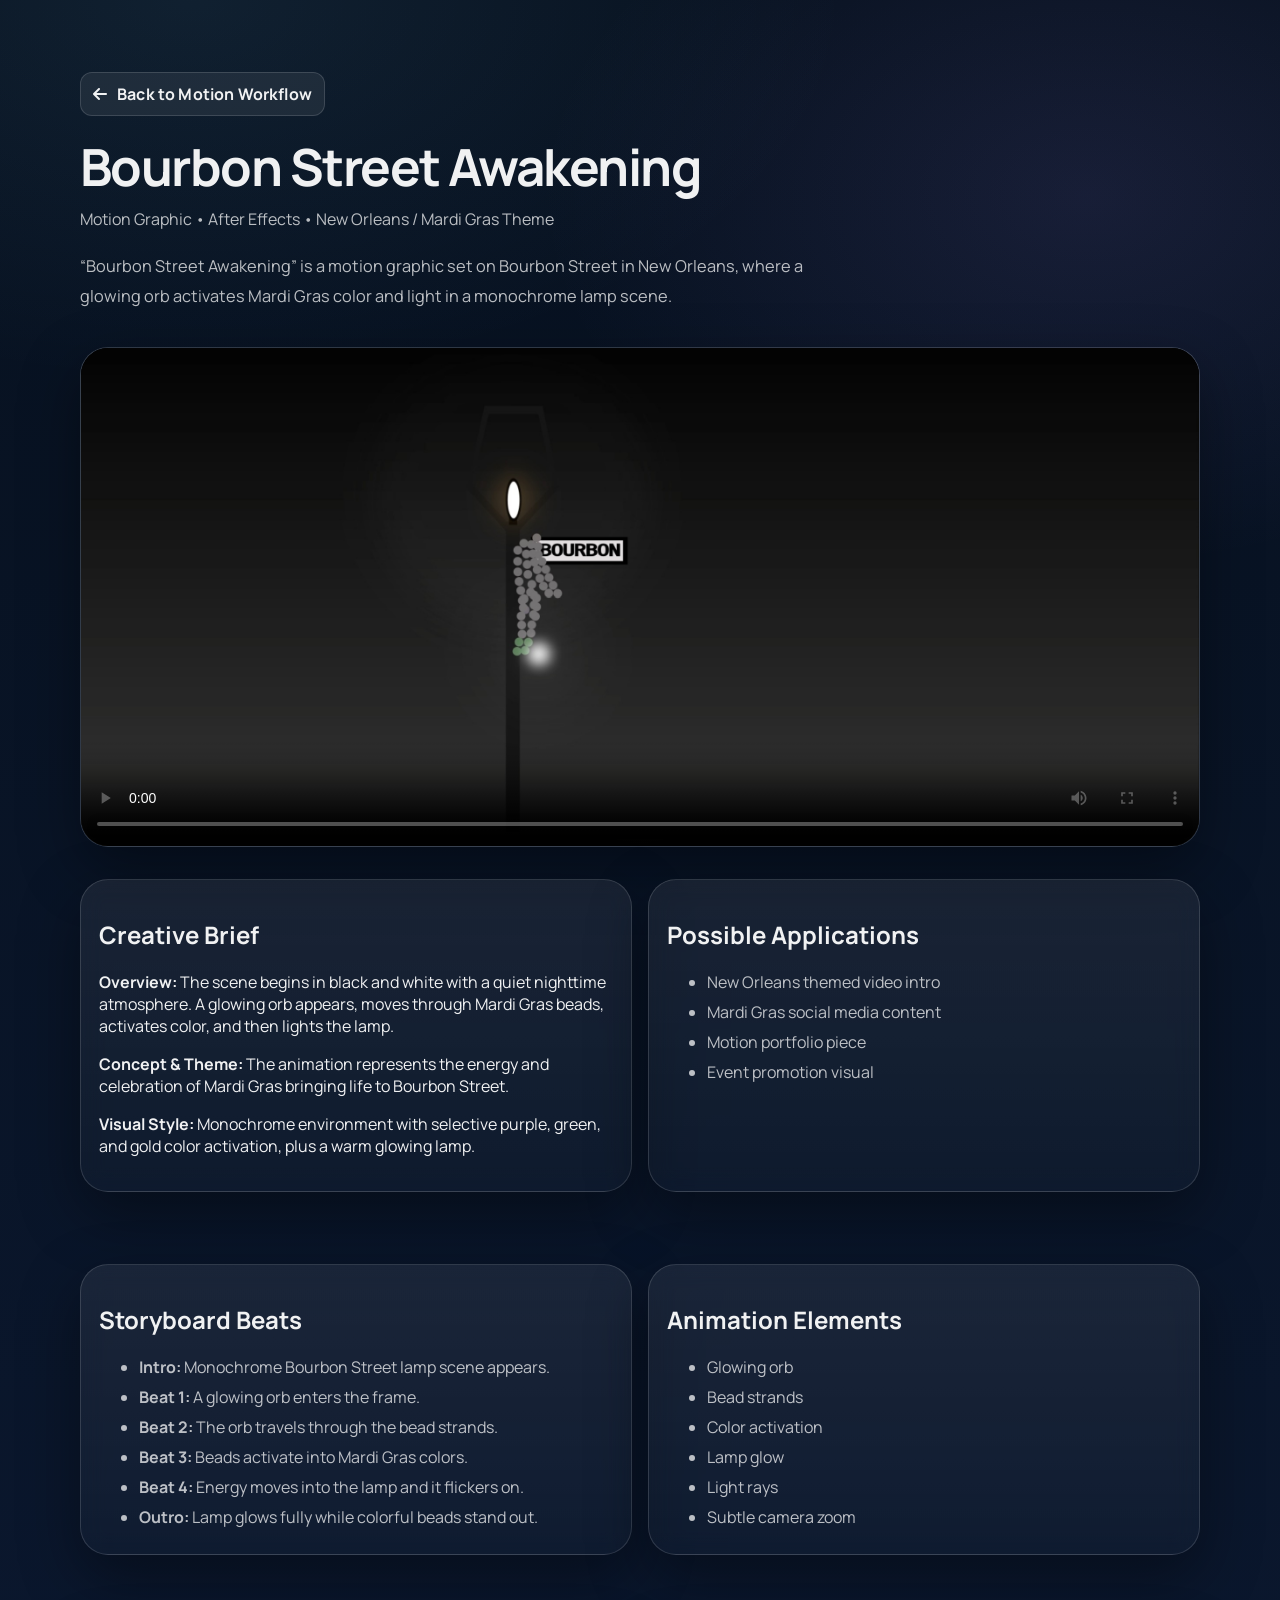
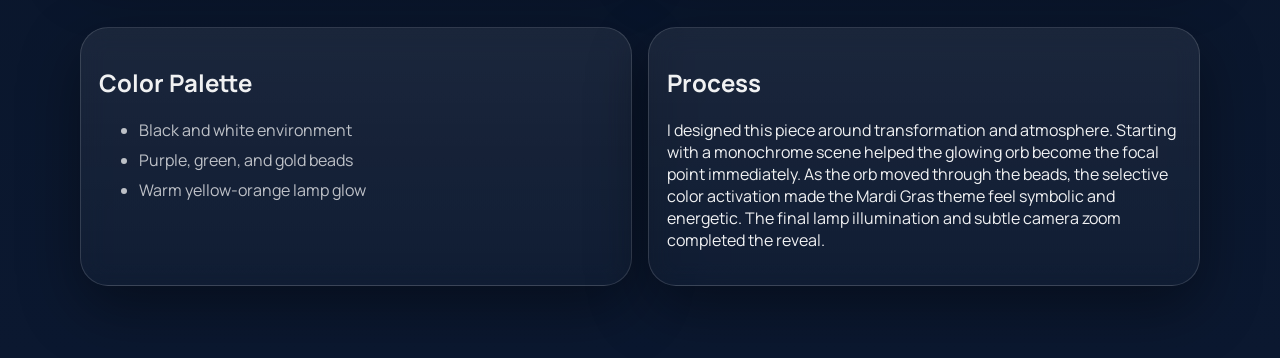
<file: projects/bourbon-street-awakening.html>
<!doctype html>
<html lang="en">
<head>
  <meta charset="utf-8" />
  <meta name="viewport" content="width=device-width, initial-scale=1" />
  <meta name="description" content="Bourbon Street Awakening motion graphic by Keaton Moore." />
  <title>Bourbon Street Awakening | Keaton Moore</title>

  <link rel="preconnect" href="https://fonts.googleapis.com" />
  <link rel="preconnect" href="https://fonts.gstatic.com" crossorigin />
  <link
    href="https://fonts.googleapis.com/css2?family=Manrope:wght@300;400;600;700;800&display=swap"
    rel="stylesheet"
  />

  <link
    rel="stylesheet"
    href="https://cdnjs.cloudflare.com/ajax/libs/font-awesome/6.5.0/css/all.min.css"
  />

  <link rel="stylesheet" href="../styles.css" />
</head>
<body>
  <main class="section">
    <div class="container">
      <a class="btn small" href="../index.html#motion">
        <i class="fa-solid fa-arrow-left"></i> Back to Motion Workflow
      </a>

      <div class="section-head" style="margin-top: 1.5rem;">
        <h1>Bourbon Street Awakening</h1>
        <p class="muted">Motion Graphic • After Effects • New Orleans / Mardi Gras Theme</p>
      </div>

      <p class="section-intro">
        “Bourbon Street Awakening” is a motion graphic set on Bourbon Street in New
        Orleans, where a glowing orb activates Mardi Gras color and light in a
        monochrome lamp scene.
      </p>

      <div class="panel" style="padding:0; overflow:hidden; margin-bottom:2rem;">
        <video controls preload="metadata" poster="../assets/bourbon-street-cover.jpg" style="width:100%; display:block; background:#000;">
          <source src="../assets/bourbonStreet.mp4" type="video/mp4" />
        </video>
      </div>

      <div class="about-grid">
        <div class="panel">
          <h2>Creative Brief</h2>
          <p><strong>Overview:</strong> The scene begins in black and white with a quiet nighttime atmosphere. A glowing orb appears, moves through Mardi Gras beads, activates color, and then lights the lamp.</p>
          <p><strong>Concept & Theme:</strong> The animation represents the energy and celebration of Mardi Gras bringing life to Bourbon Street.</p>
          <p><strong>Visual Style:</strong> Monochrome environment with selective purple, green, and gold color activation, plus a warm glowing lamp.</p>
        </div>

        <div class="panel">
          <h2>Possible Applications</h2>
          <ul class="bullets">
            <li>New Orleans themed video intro</li>
            <li>Mardi Gras social media content</li>
            <li>Motion portfolio piece</li>
            <li>Event promotion visual</li>
          </ul>
        </div>
      </div>

      <div class="section" style="padding-left:0; padding-right:0;">
        <div class="about-grid">
          <div class="panel">
            <h2>Storyboard Beats</h2>
            <ul class="bullets">
              <li><strong>Intro:</strong> Monochrome Bourbon Street lamp scene appears.</li>
              <li><strong>Beat 1:</strong> A glowing orb enters the frame.</li>
              <li><strong>Beat 2:</strong> The orb travels through the bead strands.</li>
              <li><strong>Beat 3:</strong> Beads activate into Mardi Gras colors.</li>
              <li><strong>Beat 4:</strong> Energy moves into the lamp and it flickers on.</li>
              <li><strong>Outro:</strong> Lamp glows fully while colorful beads stand out.</li>
            </ul>
          </div>

          <div class="panel">
            <h2>Animation Elements</h2>
            <ul class="bullets">
              <li>Glowing orb</li>
              <li>Bead strands</li>
              <li>Color activation</li>
              <li>Lamp glow</li>
              <li>Light rays</li>
              <li>Subtle camera zoom</li>
            </ul>
          </div>
        </div>
      </div>

      <div class="about-grid">
        <div class="panel">
          <h2>Color Palette</h2>
          <ul class="bullets">
            <li>Black and white environment</li>
            <li>Purple, green, and gold beads</li>
            <li>Warm yellow-orange lamp glow</li>
          </ul>
        </div>

        <div class="panel">
          <h2>Process</h2>
          <p>
            I designed this piece around transformation and atmosphere. Starting with a
            monochrome scene helped the glowing orb become the focal point immediately.
            As the orb moved through the beads, the selective color activation made the
            Mardi Gras theme feel symbolic and energetic. The final lamp illumination
            and subtle camera zoom completed the reveal.
          </p>
        </div>
      </div>
    </div>
  </main>
</body>
</html>
</file>
<file: styles.css>
/* ----------------------------
   THEME + RESET
---------------------------- */
:root{
  --bg: #07111f;
  --bg2:#0b1830;
  --panel: rgba(255,255,255,.07);
  --panel2: rgba(255,255,255,.11);
  --text: rgba(255,255,255,.94);
  --muted: rgba(255,255,255,.72);
  --border: rgba(255,255,255,.14);

  --shadow: 0 22px 60px rgba(0,0,0,.38);
  --shadow-soft: 0 12px 30px rgba(0,0,0,.22);
  --shadow-glow: 0 0 0 1px rgba(110,231,255,.08), 0 18px 50px rgba(25,40,80,.35);

  --accent1:#7dd3fc;
  --accent2:#a78bfa;
  --accent3:#34d399;
  --accent4:#f472b6;

  --radius: 20px;
  --radius2: 28px;
  --max: 1120px;

  --font: "Manrope", system-ui, -apple-system, Segoe UI, Roboto, Arial, sans-serif;
}

[data-theme="light"]{
  --bg: #f5f7fb;
  --bg2:#e9eefb;
  --panel: rgba(10,18,32,.06);
  --panel2: rgba(10,18,32,.10);
  --text: rgba(10,18,32,.94);
  --muted: rgba(10,18,32,.70);
  --border: rgba(10,18,32,.12);

  --shadow: 0 22px 60px rgba(10,18,32,.12);
  --shadow-soft: 0 12px 30px rgba(10,18,32,.08);
  --shadow-glow: 0 0 0 1px rgba(125,211,252,.08), 0 18px 50px rgba(120,140,190,.16);
}

*{ box-sizing:border-box; }
html{ scroll-behavior:smooth; }
body{
  margin:0;
  font-family:var(--font);
  color:var(--text);
  background:
    radial-gradient(1200px 700px at 15% 0%, rgba(125,211,252,.08), transparent 55%),
    radial-gradient(1000px 680px at 85% 10%, rgba(167,139,250,.10), transparent 55%),
    linear-gradient(180deg, var(--bg), var(--bg2));
}

section{ scroll-margin-top: 90px; }

a{ color:inherit; text-decoration:none; }
img, video{ max-width:100%; display:block; }

.container{
  width:min(var(--max), 92vw);
  margin-inline:auto;
}

.sr-only{
  position:absolute; width:1px; height:1px; padding:0; margin:-1px;
  overflow:hidden; clip:rect(0,0,0,0); white-space:nowrap; border:0;
}

.skip-link{
  position:absolute; left:-999px; top: 12px;
  background: var(--text); color: var(--bg);
  padding:10px 14px; border-radius: 999px;
}
.skip-link:focus{ left: 12px; z-index: 9999; }

/* ----------------------------
   SUBTLE PARALLAX BACKGROUND
---------------------------- */
.parallax-layer{
  position: fixed;
  inset: -20%;
  z-index: -1;
  pointer-events: none;
  background:
    radial-gradient(900px 520px at 20% 10%, rgba(167,139,250,.16), transparent 60%),
    radial-gradient(860px 520px at 80% 0%, rgba(110,231,255,.14), transparent 60%),
    radial-gradient(900px 620px at 70% 90%, rgba(52,211,153,.10), transparent 60%);
  filter: blur(18px);
  transform: translate3d(0, 0, 0);
  will-change: transform;
  opacity: .9;
}

@media (prefers-reduced-motion: reduce){
  .parallax-layer{ display:none; }
}

/* ----------------------------
   NAV
---------------------------- */
.site-header{
  position: sticky;
  top: 0;
  z-index: 1000;
  backdrop-filter: blur(18px);
  -webkit-backdrop-filter: blur(18px);
  background: linear-gradient(180deg, rgba(5,10,18,.62), rgba(5,10,18,.18));
  border-bottom: 1px solid var(--border);
  box-shadow: 0 8px 30px rgba(0,0,0,.12);
}

.nav{
  display:flex;
  align-items:center;
  justify-content:space-between;
  padding: 16px 0;
  gap: 16px;
}

.brand{
  display:flex;
  align-items:center;
  gap:12px;
  font-weight:800;
  letter-spacing:.12em;
}

.brand-mark{
  width: 16px;
  height: 16px;
  border-radius: 5px;
  background: linear-gradient(135deg, var(--accent1), var(--accent2));
  box-shadow:
    0 0 0 8px rgba(125,211,252,.08),
    0 8px 24px rgba(125,211,252,.18);
}

.nav-toggle{
  display:none;
  border:1px solid var(--border);
  background: var(--panel);
  color: var(--text);
  padding:10px 12px;
  border-radius: 14px;
  cursor:pointer;
  transition: transform .18s ease, border-color .18s ease, box-shadow .18s ease, background .18s ease;
}

.nav-toggle:hover{
  transform: translateY(-1px);
  border-color: rgba(125,211,252,.30);
  box-shadow: var(--shadow-soft);
  background: var(--panel2);
}

.nav-links{
  display:flex;
  align-items:center;
  gap: 14px;
}

.nav-link{
  padding:10px 13px;
  border-radius: 12px;
  border: 1px solid transparent;
  color: var(--muted);
  transition: background .18s ease, border-color .18s ease, color .18s ease, transform .18s ease, box-shadow .18s ease;
}

.nav-link:hover{
  border-color: var(--border);
  background: var(--panel);
  color: var(--text);
  transform: translateY(-1px);
  box-shadow: var(--shadow-soft);
}

.nav-link.active{
  background: linear-gradient(135deg, rgba(125,211,252,.16), rgba(167,139,250,.16));
  border-color: rgba(125,211,252,.24);
  color: var(--text);
  box-shadow: inset 0 1px 0 rgba(255,255,255,.06);
}

.theme-toggle{
  border:1px solid var(--border);
  background: var(--panel);
  color: var(--text);
  padding:10px 12px;
  border-radius: 14px;
  cursor:pointer;
  transition: transform .18s ease, border-color .18s ease, box-shadow .18s ease, background .18s ease;
}

.theme-toggle:hover{
  transform: translateY(-1px);
  border-color: rgba(125,211,252,.30);
  box-shadow: var(--shadow-soft);
  background: var(--panel2);
}

/* ----------------------------
   HERO
---------------------------- */
.hero{
  position:relative;
  padding: 88px 0 56px;
  overflow:hidden;
}

.hero-bg{
  position:absolute; inset: -20%;
  background:
    radial-gradient(500px 300px at 20% 20%, rgba(110,231,255,.25), transparent 60%),
    radial-gradient(500px 320px at 70% 30%, rgba(167,139,250,.22), transparent 60%),
    radial-gradient(460px 320px at 60% 75%, rgba(52,211,153,.18), transparent 60%);
  filter: blur(18px);
  opacity:.25;
  pointer-events:none;
}

.hero-grid{
  display:grid;
  grid-template-columns: 1.15fr .85fr;
  gap: 28px;
  align-items:start;
  position:relative;
}

.eyebrow{
  display:inline-flex;
  align-items:center;
  gap: 10px;
  padding: 10px 14px;
  border: 1px solid var(--border);
  background: var(--panel);
  border-radius: 999px;
  color: var(--muted);
  margin:0 0 16px;
  box-shadow: var(--shadow-soft);
}

h1{
  font-size: clamp(2.35rem, 4vw, 3.7rem);
  line-height: 1.02;
  letter-spacing: -.03em;
  margin: 0 0 16px;
}

.grad{
  background: linear-gradient(135deg, var(--accent1), var(--accent2), var(--accent3));
  -webkit-background-clip:text;
  background-clip:text;
  color:transparent;
}

.lede{
  margin:0 0 22px;
  color: var(--muted);
  font-size: 1.08rem;
  line-height: 1.75;
  max-width: 60ch;
}

.hero-cta{
  display:flex;
  gap: 10px;
  flex-wrap:wrap;
  margin: 18px 0 18px;
}

.btn{
  display:inline-flex;
  align-items:center;
  gap: 10px;
  padding: 12px 16px;
  border-radius: 14px;
  border: 1px solid var(--border);
  background: var(--panel);
  color: var(--text);
  font-weight: 700;
  letter-spacing: .01em;
  transition: transform .18s ease, background .18s ease, border-color .18s ease, box-shadow .18s ease;
}

.btn:hover{
  transform: translateY(-2px);
  border-color: rgba(125,211,252,.28);
  box-shadow: var(--shadow-soft);
}

.btn.primary{
  background: linear-gradient(135deg, rgba(125,211,252,.20), rgba(167,139,250,.20));
  border-color: rgba(125,211,252,.24);
  box-shadow: 0 10px 30px rgba(70,110,180,.20);
}

.btn.ghost{
  background: rgba(255,255,255,.03);
}

.btn.small{
  padding: 10px 12px;
  border-radius: 12px;
}

.btn[aria-disabled="true"]{
  opacity: .6;
  cursor: not-allowed;
  pointer-events: none;
}

.hero-metrics{
  display:flex;
  gap: 14px;
  flex-wrap:wrap;
}

.metric{
  border:1px solid var(--border);
  background: linear-gradient(180deg, var(--panel), rgba(255,255,255,.02));
  padding: 14px 16px;
  border-radius: 20px;
  min-width: 190px;
  box-shadow: var(--shadow-soft);
}

.metric-num{
  font-weight:800;
  font-size:1.12rem;
  letter-spacing: -.01em;
}

.metric-label{
  color: var(--muted);
  font-size:.96rem;
}

.hero-card{
  border:1px solid var(--border);
  background: linear-gradient(180deg, var(--panel), rgba(255,255,255,.025));
  border-radius: var(--radius2);
  padding: 18px;
  box-shadow: var(--shadow);
  backdrop-filter: blur(12px);
  -webkit-backdrop-filter: blur(12px);
}

/* ----------------------------
   PROFILE PHOTO
---------------------------- */
.profile-photo{
  width: 100%;
  max-width: 380px;
  margin: 0 auto 14px;
  border-radius: 24px;
  overflow: hidden;
  border: 1px solid rgba(125,211,252,.24);
  background: linear-gradient(135deg, rgba(125,211,252,.14), rgba(167,139,250,.14));
  box-shadow: var(--shadow-glow);
  transition: transform .25s ease, border-color .25s ease, box-shadow .25s ease;
}

.profile-photo img{
  width: 100%;
  height: 320px;
  object-fit: cover;
  object-position: center 20%;
  display: block;
  transition: transform .35s ease;
}

.hero-card:hover .profile-photo{
  transform: translateY(-2px);
  border-color: rgba(125,211,252,.34);
}

.hero-card:hover .profile-photo img{
  transform: scale(1.04);
}

.card-title{ margin: 8px 0 8px; }

.quick-list{
  list-style:none;
  padding:0;
  margin: 0 0 14px;
  display:grid;
  gap: 10px;
}

.quick-list li{
  color: var(--muted);
  display:flex;
  gap:10px;
  align-items:center;
}

.card-actions{
  display:flex;
  gap: 10px;
  flex-wrap:wrap;
}

.pill{
  display:inline-flex;
  align-items:center;
  gap: 8px;
  padding: 10px 14px;
  border-radius: 999px;
  border:1px solid var(--border);
  background: var(--panel);
  color: var(--text);
  box-shadow: inset 0 1px 0 rgba(255,255,255,.04);
  transition: transform .15s ease, border-color .15s ease, box-shadow .15s ease, background .15s ease;
}

.pill:hover{
  transform: translateY(-1px);
  border-color: rgba(125,211,252,.28);
  box-shadow: var(--shadow-soft);
  background: var(--panel2);
}

.fineprint{ color: var(--muted); font-size:.9rem; margin: 12px 0 0; }
.muted{ color: var(--muted); }

/* ----------------------------
   SECTIONS
---------------------------- */
.section{ padding: 72px 0; }

.section.alt{
  background: linear-gradient(180deg, rgba(255,255,255,.03), rgba(255,255,255,0));
  border-top: 1px solid var(--border);
  border-bottom: 1px solid var(--border);
}

.section-head{
  margin-bottom: 22px;
}

.section-head h2{
  margin:0 0 8px;
  font-size: clamp(1.8rem, 2vw, 2.25rem);
  letter-spacing: -.02em;
}

.section-head p{ margin:0; }

.section-intro{
  max-width: 760px;
  margin: 0 0 2.25rem;
  line-height: 1.8;
  color: var(--muted);
  font-size: 1.02rem;
}

.panel{
  border:1px solid var(--border);
  background: linear-gradient(180deg, var(--panel), rgba(255,255,255,.025));
  border-radius: var(--radius2);
  padding: 18px;
  box-shadow: var(--shadow);
  backdrop-filter: blur(12px);
  -webkit-backdrop-filter: blur(12px);
  transition: transform .22s ease, box-shadow .22s ease, border-color .22s ease, background .22s ease;
}

.panel:hover{
  transform: translateY(-4px);
  border-color: rgba(125,211,252,.20);
  box-shadow: var(--shadow-glow);
  background: linear-gradient(180deg, var(--panel2), rgba(255,255,255,.03));
}

.about-grid{
  display:grid;
  grid-template-columns: 1fr 1fr;
  gap: 16px;
}

.highlights{ display:grid; gap: 12px; }

.highlight{
  display:flex;
  gap: 12px;
  align-items:flex-start;
  padding: 12px;
  border-radius: var(--radius);
  border:1px solid var(--border);
  background: rgba(255,255,255,.03);
  transition: transform .15s ease, border-color .15s ease;
}

.highlight:hover{
  transform: translateY(-2px);
  border-color: rgba(110,231,255,.20);
}

.highlight i{ font-size: 1.1rem; margin-top: 2px; }
.highlight-title{ font-weight:700; }

.skills-grid{
  display:grid;
  grid-template-columns: 1fr 1fr;
  gap: 16px;
}

.badges{
  display:flex;
  flex-wrap:wrap;
  gap: 10px;
  margin-bottom: 10px;
}

.badge{
  display:inline-flex;
  align-items:center;
  gap: 8px;
  padding: 10px 13px;
  border-radius: 999px;
  border: 1px solid var(--border);
  background: rgba(255,255,255,.04);
  color: var(--text);
  font-size: .95rem;
  box-shadow: inset 0 1px 0 rgba(255,255,255,.04);
  transition: transform .15s ease, border-color .15s ease, box-shadow .15s ease, background .15s ease;
}

.badge:hover{
  transform: translateY(-1px);
  border-color: rgba(125,211,252,.22);
  background: rgba(255,255,255,.06);
  box-shadow: var(--shadow-soft);
}

.bullets{ margin: 10px 0 0; color: var(--muted); }
.bullets li{ margin: 8px 0; }

/* ----------------------------
   PROJECT CARDS
---------------------------- */
.cards{
  display:grid;
  grid-template-columns: repeat(3, 1fr);
  gap: 16px;
}

.card{
  border:1px solid var(--border);
  background: linear-gradient(180deg, var(--panel), rgba(255,255,255,.025));
  border-radius: var(--radius2);
  padding: 18px;
  box-shadow: var(--shadow);
  backdrop-filter: blur(12px);
  -webkit-backdrop-filter: blur(12px);
  display:flex;
  flex-direction:column;
  justify-content:space-between;
  min-height: 220px;
  transition: transform .22s ease, box-shadow .22s ease, border-color .22s ease, background .22s ease;
}

.card:hover{
  transform: translateY(-4px);
  border-color: rgba(125,211,252,.20);
  box-shadow: var(--shadow-glow);
  background: linear-gradient(180deg, var(--panel2), rgba(255,255,255,.03));
}

.tag-row{
  display:flex;
  gap: 8px;
  flex-wrap:wrap;
  margin-bottom: 10px;
}

.tag{
  font-size: .8rem;
  color: var(--muted);
  border: 1px solid var(--border);
  background: rgba(255,255,255,.03);
  padding: 6px 10px;
  border-radius: 999px;
  box-shadow: inset 0 1px 0 rgba(255,255,255,.04);
  transition: border-color .15s ease, color .15s ease, box-shadow .15s ease, background .15s ease;
}

.tag:hover{
  border-color: rgba(110,231,255,.20);
  color: var(--text);
  background: rgba(255,255,255,.05);
}

.card h3{ margin: 6px 0 6px; }

.card-bottom{
  display:flex;
  gap: 10px;
  margin-top: 12px;
}

.learned{
  margin-top: 8px;
  font-size: .95rem;
  color: var(--muted);
  border-left: 3px solid rgba(110,231,255,.35);
  padding-left: 10px;
}

.project-featured{
  padding: 0;
  overflow: hidden;
}

.project-featured .card-top,
.project-featured .card-bottom{
  padding: 18px;
}

.project-image{
  position: relative;
  aspect-ratio: 3 / 4;
  overflow: hidden;
}

.project-image img{
  width: 100%;
  height: 100%;
  object-fit: cover;
  transition: transform .5s ease;
}

.project-featured:hover .project-image img{
  transform: scale(1.06);
}

/* ----------------------------
   MOTION WORKFLOW
---------------------------- */
.motion-section{
  padding: 54px 0;
}

.motion-grid{
  display:grid;
  grid-template-columns: repeat(3, 1fr);
  gap: 16px;
}

.motion-card{
  background: linear-gradient(180deg, var(--panel), rgba(255,255,255,.025));
  border: 1px solid var(--border);
  border-radius: var(--radius2);
  overflow: hidden;
  box-shadow: var(--shadow);
  backdrop-filter: blur(12px);
  -webkit-backdrop-filter: blur(12px);
  transition: transform .22s ease, box-shadow .22s ease, border-color .22s ease, background .22s ease;
}

.motion-card:hover{
  transform: translateY(-4px);
  border-color: rgba(125,211,252,.20);
  box-shadow: var(--shadow-glow);
  background: linear-gradient(180deg, var(--panel2), rgba(255,255,255,.03));
}

.motion-media{
  background: #02050b;
  aspect-ratio: 16 / 9;
}

.motion-media video{
  width: 100%;
  height: 100%;
  object-fit: cover;
  background: #000;
}

.motion-content{
  padding: 20px;
}

.project-type{
  display:inline-block;
  margin-bottom: 10px;
  font-size: .78rem;
  font-weight: 800;
  opacity: .82;
  text-transform: uppercase;
  letter-spacing: .09em;
}

.motion-content h3{
  margin: 0 0 10px;
  font-size: 1.28rem;
  letter-spacing: -.02em;
}

.motion-content p{
  margin: 0 0 10px;
  line-height: 1.65;
}

.project-tools{
  font-size: .95rem;
  color: var(--muted);
}

.motion-links{
  display:flex;
  gap: 10px;
  flex-wrap: wrap;
  margin-top: 14px;
}

/* ----------------------------
   TIMELINE
---------------------------- */
.timeline{
  position:relative;
  padding-left: 18px;
}

.timeline::before{
  content:"";
  position:absolute;
  left: 6px;
  top: 8px;
  bottom: 8px;
  width: 2px;
  background: rgba(255,255,255,.12);
}

.t-item{
  position:relative;
  display:grid;
  grid-template-columns: 16px 1fr;
  gap: 12px;
  margin: 16px 0;
}

.t-dot{
  width: 12px;
  height: 12px;
  border-radius: 999px;
  margin-top: 6px;
  background: linear-gradient(135deg, var(--accent1), var(--accent2));
  box-shadow: 0 0 0 6px rgba(110,231,255,.10);
}

.t-top{
  display:flex;
  justify-content:space-between;
  gap: 12px;
  align-items:baseline;
}

/* ----------------------------
   CONTACT
---------------------------- */
.contact-grid{
  display:grid;
  grid-template-columns: 1fr 1fr;
  gap: 16px;
}

.contact-links{
  display:grid;
  gap: 10px;
  margin-top: 12px;
}

.contact-link{
  display:flex;
  align-items:center;
  gap: 10px;
  padding: 12px;
  border-radius: var(--radius);
  border:1px solid var(--border);
  background: rgba(255,255,255,.03);
  color: var(--text);
  transition: transform .15s ease, border-color .15s ease, box-shadow .15s ease;
}

.contact-link:hover{
  transform: translateY(-2px);
  border-color: rgba(110,231,255,.22);
  box-shadow: 0 14px 34px rgba(0,0,0,.22);
}

label{ display:grid; gap: 6px; margin: 12px 0; }

input, textarea{
  width:100%;
  padding: 12px 12px;
  border-radius: 14px;
  border:1px solid var(--border);
  background: rgba(255,255,255,.03);
  color: var(--text);
  outline:none;
}

input:focus, textarea:focus{
  border-color: rgba(110,231,255,.35);
  box-shadow: 0 0 0 6px rgba(110,231,255,.12);
}

/* ----------------------------
   FOOTER
---------------------------- */
.footer{
  padding: 26px 0;
  border-top: 1px solid var(--border);
}

.footer-inner{
  display:flex;
  justify-content:space-between;
  align-items:center;
  gap: 14px;
}

.to-top{
  display:inline-flex;
  align-items:center;
  gap: 8px;
  padding: 10px 12px;
  border-radius: 999px;
  border:1px solid var(--border);
  background: var(--panel);
  transition: transform .15s ease, border-color .15s ease, box-shadow .15s ease;
}

.to-top:hover{
  transform: translateY(-1px);
  border-color: rgba(110,231,255,.22);
  box-shadow: 0 10px 28px rgba(0,0,0,.22);
}

/* ----------------------------
   REVEAL ANIMATIONS
---------------------------- */
.reveal{
  opacity: 0;
  transform: translateY(18px);
  filter: blur(6px);
  transition:
    opacity .7s ease,
    transform .7s cubic-bezier(.2,.9,.2,1),
    filter .7s ease;
}

.reveal.in{
  opacity: 1;
  transform: translateY(0);
  filter: blur(0);
}

.reveal.delay-1{ transition-delay: .08s; }
.reveal.delay-2{ transition-delay: .16s; }
.reveal.delay-3{ transition-delay: .24s; }
.reveal.delay-4{ transition-delay: .32s; }

@media (prefers-reduced-motion: reduce){
  html{ scroll-behavior: auto; }
  .reveal{
    transition: none;
    opacity: 1;
    transform: none;
    filter: none;
  }
}

/* ----------------------------
   RESPONSIVE
---------------------------- */
@media (max-width: 960px){
  .hero-grid{ grid-template-columns: 1fr; }
  .cards{ grid-template-columns: 1fr; }
  .motion-grid{ grid-template-columns: 1fr; }
  .about-grid, .skills-grid, .contact-grid{ grid-template-columns: 1fr; }

  .hero{
    padding: 64px 0 40px;
  }

  .nav-toggle{ display:inline-flex; cursor:pointer; }

  .nav-links{
    position:absolute;
    right: 4vw;
    top: 64px;
    flex-direction:column;
    align-items:stretch;
    padding: 12px;
    border-radius: 18px;
    border:1px solid var(--border);
    background: rgba(7,17,31,.82);
    backdrop-filter: blur(16px);
    -webkit-backdrop-filter: blur(16px);
    display:none;
    width: min(320px, 92vw);
    box-shadow: var(--shadow);
  }

  [data-theme="light"] .nav-links{
    background: rgba(255,255,255,.80);
  }

  .nav-links.open{ display:flex; }
  .nav-link{ width:100%; }

  .profile-photo{
    max-width: 100%;
    border-radius: 18px;
  }

  .profile-photo img{
    height: auto;
    object-fit: contain;
    object-position: center top;
    transform: none;
  }

  .hero-metrics{
    gap: 12px;
  }

  .metric{
    min-width: unset;
    width: 100%;
  }

  .motion-links,
  .card-actions,
  .hero-cta{
    gap: 10px;
  }
}
</file>
